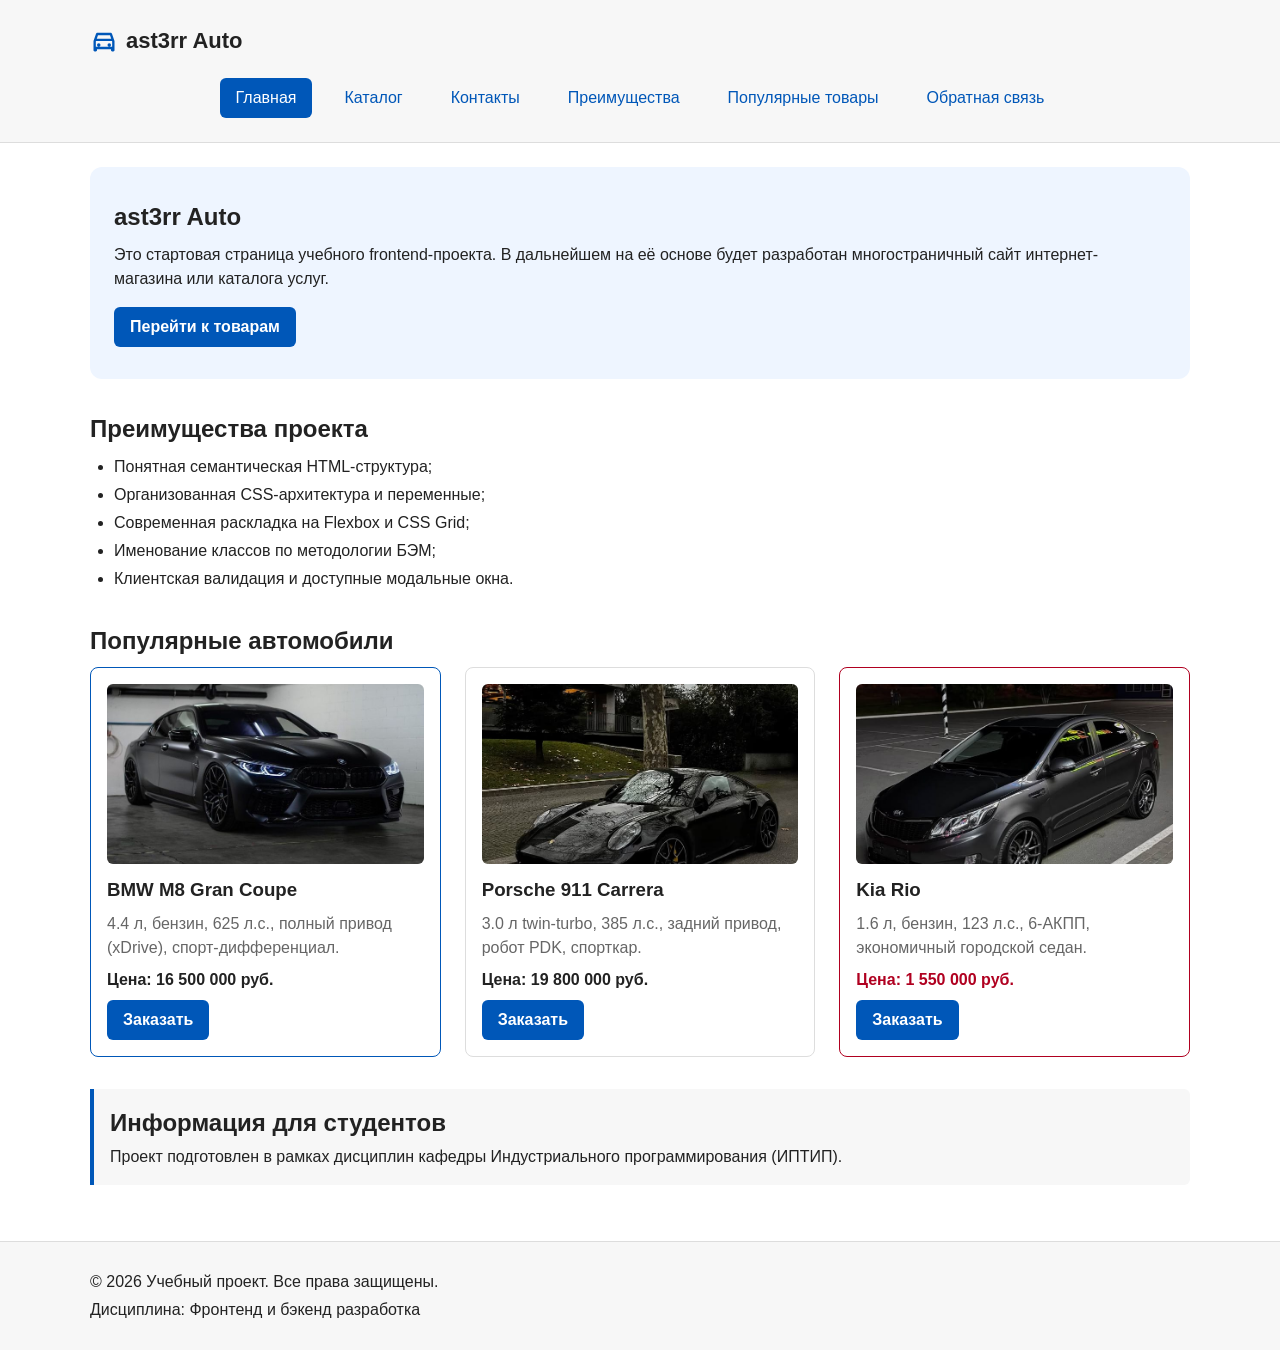
<file: index.html>
<!-- строков -->

<!DOCTYPE html>
<html lang="ru">
<head>
  <meta charset="UTF-8">
  <meta name="viewport" content="width=device-width, initial-scale=1.0">
  <meta name="description" content="Главная страница учебного интернет-магазина ast3rr Auto.">
  <title>Главная — ast3rr Auto</title>
  <link rel="stylesheet" href="css/style.css">
  <script src="js/main.js" defer></script>
</head>
<body>
  <header class="site-header">
    <div class="site-header__inner">
      <a class="site-header__logo" href="index.html" aria-label="ast3rr Auto"><svg class="site-header__logo-icon" viewBox="0 0 24 24" aria-hidden="true"><path d="M18.92 6.01C18.72 5.42 18.16 5 17.5 5h-11c-.66 0-1.21.42-1.42 1.01L3 12v8c0 .55.45 1 1 1h1c.55 0 1-.45 1-1v-1h12v1c0 .55.45 1 1 1h1c.55 0 1-.45 1-1v-8l-2.08-5.99zM6.85 7h10.29l1.04 3H5.81l1.04-3zM19 17H5v-4.66l.12-.34h13.77l.11.34V17zM7.5 14a1.5 1.5 0 1 0 0 3 1.5 1.5 0 0 0 0-3zm9 0a1.5 1.5 0 1 0 0 3 1.5 1.5 0 0 0 0-3z"/></svg><span>ast3rr Auto</span></a>
      <nav class="site-nav" aria-label="Основная навигация">
        <ul class="site-nav__list">
          <li class="site-nav__item"><a class="site-nav__link site-nav__link--active" href="index.html">Главная</a></li>
          <li class="site-nav__item"><a class="site-nav__link" href="catalog.html">Каталог</a></li>
          <li class="site-nav__item"><a class="site-nav__link" href="contacts.html">Контакты</a></li>
          <li class="site-nav__item"><a class="site-nav__link" href="index.html#advantages">Преимущества</a></li>
          <li class="site-nav__item"><a class="site-nav__link" href="index.html#popular">Популярные товары</a></li>
          <li class="site-nav__item"><a class="site-nav__link" href="index.html#contacts">Обратная связь</a></li>
        </ul>
      </nav>
    </div>
  </header>

  <main>
    <section class="hero">
      <h1 class="hero__title">ast3rr Auto</h1>
      <p class="hero__text">
        Это стартовая страница учебного frontend-проекта. В дальнейшем на её основе
        будет разработан многостраничный сайт интернет-магазина или каталога услуг.
      </p>
      <a class="button button--primary" href="#popular">Перейти к товарам</a>
    </section>

    <section class="section" id="advantages">
      <h2 class="section__title">Преимущества проекта</h2>
      <ul class="advantages-list">
        <li>Понятная семантическая HTML-структура;</li>
        <li>Организованная CSS-архитектура и переменные;</li>
        <li>Современная раскладка на Flexbox и CSS Grid;</li>
        <li>Именование классов по методологии БЭМ;</li>
        <li>Клиентская валидация и доступные модальные окна.</li>
      </ul>
    </section>

    <section class="section" id="popular">
      <h2 class="section__title">Популярные автомобили</h2>
      <div class="products-grid">
        <article class="product-card product-card--featured">
          <img class="product-card__image" src="images/bmw-m8.jpg" alt="BMW M8 Gran Coupe" loading="lazy">
          <h3 class="product-card__title">BMW M8 Gran Coupe</h3>
          <p class="product-card__description">4.4 л, бензин, 625 л.с., полный привод (xDrive), спорт-дифференциал.</p>
          <p class="product-card__price">Цена: 16 500 000 руб.</p>
          <button class="button button--primary product-card__button" type="button" data-product="BMW M8 Gran Coupe">
            Заказать
          </button>
        </article>

        <article class="product-card">
          <img class="product-card__image" src="images/porsche-911.jpg" alt="Porsche 911 Carrera" loading="lazy">
          <h3 class="product-card__title">Porsche 911 Carrera</h3>
          <p class="product-card__description">3.0 л twin-turbo, 385 л.с., задний привод, робот PDK, спорткар.</p>
          <p class="product-card__price">Цена: 19 800 000 руб.</p>
          <button class="button button--primary product-card__button" type="button" data-product="Porsche 911 Carrera">
            Заказать
          </button>
        </article>

        <article class="product-card product-card--discount">
          <img class="product-card__image" src="images/kia-rio.jpg" alt="Kia Rio" loading="lazy">
          <h3 class="product-card__title">Kia Rio</h3>
          <p class="product-card__description">1.6 л, бензин, 123 л.с., 6-АКПП, экономичный городской седан.</p>
          <p class="product-card__price">Цена: 1 550 000 руб.</p>
          <button class="button button--primary product-card__button" type="button" data-product="Kia Rio">
            Заказать
          </button>
        </article>
      </div>
    </section>

    <aside class="aside-info">
      <h2 class="aside-info__title">Информация для студентов</h2>
      <p class="aside-info__text">
        Проект подготовлен в рамках дисциплин кафедры Индустриального программирования (ИПТИП).
      </p>
    </aside>
  </main>

  <dialog class="order-dialog" id="order-dialog" aria-labelledby="order-dialog-title">
    <h2 class="order-dialog__title" id="order-dialog-title">Оформление заявки</h2>
    <form class="order-form" id="order-form" action="#" method="post" novalidate>
      <input id="selected-product" name="selected-product" type="hidden">
      <div class="order-form__field">
        <label class="order-form__label" for="order-name">Имя</label>
        <input class="order-form__input" id="order-name" name="name" type="text" placeholder="Введите ваше имя" minlength="2" autocomplete="given-name" required>
      </div>
      <div class="order-form__field">
        <label class="order-form__label" for="order-email">E-mail</label>
        <input class="order-form__input" id="order-email" name="email" type="email" placeholder="example@mail.ru" autocomplete="email" required>
      </div>
      <div class="order-form__field">
        <label class="order-form__label" for="order-phone">Телефон</label>
        <input class="order-form__input" id="order-phone" name="phone" type="tel" inputmode="tel" placeholder="+7 (900) 000-00-00" pattern="^\+7 \(\d{3}\) \d{3}-\d{2}-\d{2}$" required>
        <small class="order-form__hint">Формат: +7 (900) 000-00-00</small>
      </div>
      <div class="order-form__field">
        <label class="order-form__label" for="order-date">Дата связи</label>
        <input class="order-form__input" id="order-date" name="date" type="date">
      </div>
      <div class="order-form__field">
        <label class="order-form__label" for="order-topic">Тема заявки</label>
        <select class="order-form__select" id="order-topic" name="topic" required>
          <option value="">Выберите тему</option>
          <option value="product">Заказ товара</option>
          <option value="consultation">Консультация</option>
          <option value="delivery">Доставка</option>
        </select>
      </div>
      <div class="order-form__field">
        <label class="order-form__label" for="order-comment">Комментарий</label>
        <textarea class="order-form__textarea" id="order-comment" name="comment" rows="4" placeholder="Укажите дополнительную информацию"></textarea>
      </div>
      <div class="order-form__field order-form__field--checkbox">
        <label class="order-form__checkbox-label">
          <input class="order-form__checkbox" id="order-agreement" name="agreement" type="checkbox" required>
          Я согласен на обработку персональных данных
        </label>
      </div>
      <div class="order-form__actions">
        <button class="button button--secondary" type="button" id="close-order-dialog">Закрыть</button>
        <button class="button button--primary" type="submit">Отправить заявку</button>
      </div>
    </form>
  </dialog>

  <p class="success-message" id="success-message" hidden>Форма успешно отправлена!</p>

  <footer class="site-footer" id="contacts">
    <div class="site-footer__inner">
      <p>&copy; 2026 Учебный проект. Все права защищены.</p>
      <p>Дисциплина: Фронтенд и бэкенд разработка</p>
    </div>
  </footer>
</body>
</html>
</file>
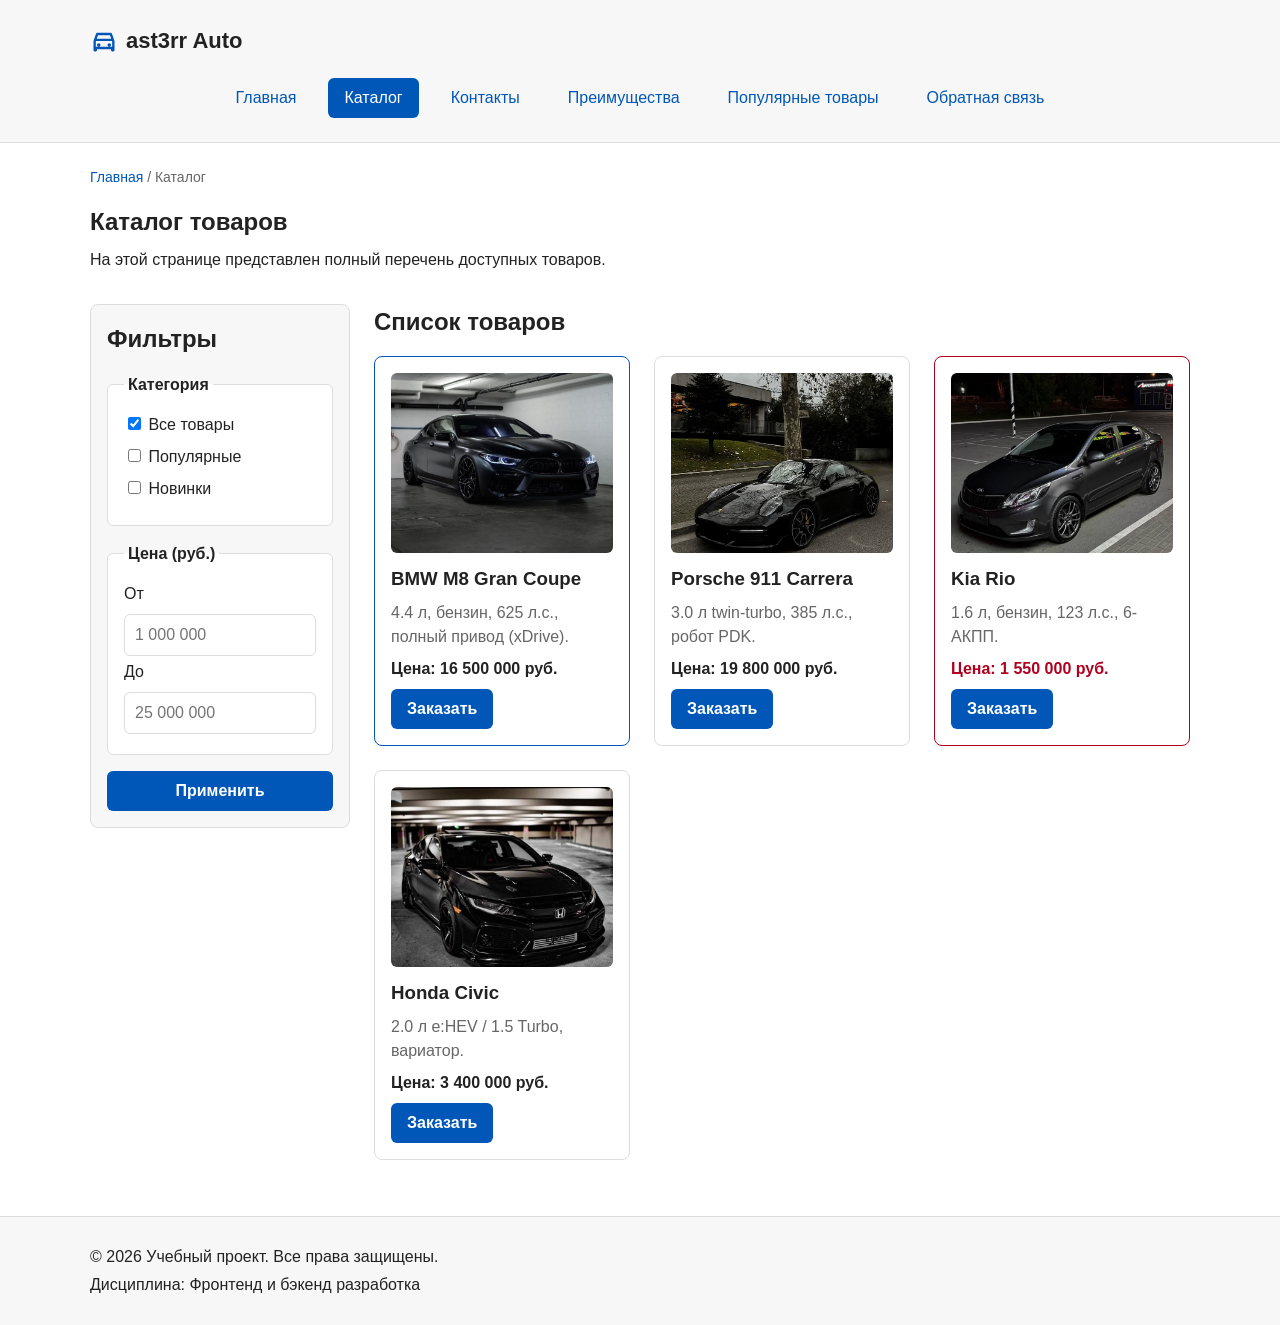
<file: catalog.html>
<!-- строков -->

<!DOCTYPE html>
<html lang="ru">
<head>
  <meta charset="UTF-8">
  <meta name="viewport" content="width=device-width, initial-scale=1.0">
  <meta name="description" content="Каталог товаров учебного интернет-магазина ast3rr Auto.">
  <title>Каталог товаров — ast3rr Auto</title>
  <link rel="stylesheet" href="css/style.css">
  <script src="js/main.js" defer></script>
</head>
<body>
  <header class="site-header">
    <div class="site-header__inner">
      <a class="site-header__logo" href="index.html" aria-label="ast3rr Auto"><svg class="site-header__logo-icon" viewBox="0 0 24 24" aria-hidden="true"><path d="M18.92 6.01C18.72 5.42 18.16 5 17.5 5h-11c-.66 0-1.21.42-1.42 1.01L3 12v8c0 .55.45 1 1 1h1c.55 0 1-.45 1-1v-1h12v1c0 .55.45 1 1 1h1c.55 0 1-.45 1-1v-8l-2.08-5.99zM6.85 7h10.29l1.04 3H5.81l1.04-3zM19 17H5v-4.66l.12-.34h13.77l.11.34V17zM7.5 14a1.5 1.5 0 1 0 0 3 1.5 1.5 0 0 0 0-3zm9 0a1.5 1.5 0 1 0 0 3 1.5 1.5 0 0 0 0-3z"/></svg><span>ast3rr Auto</span></a>
      <nav class="site-nav" aria-label="Основная навигация">
        <ul class="site-nav__list">
          <li class="site-nav__item"><a class="site-nav__link" href="index.html">Главная</a></li>
          <li class="site-nav__item"><a class="site-nav__link site-nav__link--active" href="catalog.html">Каталог</a></li>
          <li class="site-nav__item"><a class="site-nav__link" href="contacts.html">Контакты</a></li>
          <li class="site-nav__item"><a class="site-nav__link" href="index.html#advantages">Преимущества</a></li>
          <li class="site-nav__item"><a class="site-nav__link" href="index.html#popular">Популярные товары</a></li>
          <li class="site-nav__item"><a class="site-nav__link" href="index.html#contacts">Обратная связь</a></li>
        </ul>
      </nav>
    </div>
  </header>

  <main>
    <nav class="breadcrumbs" aria-label="Хлебные крошки">
      <a class="breadcrumbs__link" href="index.html">Главная</a>
      <span class="breadcrumbs__current">Каталог</span>
    </nav>

    <section class="section">
      <h1 class="section__title">Каталог товаров</h1>
      <p class="section__description">На этой странице представлен полный перечень доступных товаров.</p>
    </section>

    <section class="catalog-layout">
      <aside class="catalog-filters">
        <h2 class="catalog-filters__title">Фильтры</h2>
        <form class="filters-form" action="#" method="get">
          <fieldset class="filters-form__group">
            <legend class="filters-form__legend">Категория</legend>
            <label class="filters-form__label"><input type="checkbox" name="category" value="all" checked> Все товары</label>
            <label class="filters-form__label"><input type="checkbox" name="category" value="popular"> Популярные</label>
            <label class="filters-form__label"><input type="checkbox" name="category" value="new"> Новинки</label>
          </fieldset>
        <fieldset class="filters-form__group">
            <legend class="filters-form__legend">Цена (руб.)</legend>
            <label class="filters-form__label" for="price-from">От</label>
            <input class="filters-form__input" id="price-from" name="price-from" type="number" min="0" placeholder="1 000 000">
            <label class="filters-form__label" for="price-to">До</label>
            <input class="filters-form__input" id="price-to" name="price-to" type="number" min="0" placeholder="25 000 000">
          </fieldset>
          <button class="button button--primary" type="submit">Применить</button>
        </form>
      </aside>

      <section class="catalog-products">
        <h2 class="catalog-products__title">Список товаров</h2>
        <div class="products-grid">
          <article class="product-card product-card--featured">
            <img class="product-card__image" src="images/bmw-m8.jpg" alt="BMW M8 Gran Coupe" loading="lazy">
            <h3 class="product-card__title">BMW M8 Gran Coupe</h3>
            <p class="product-card__description">4.4 л, бензин, 625 л.с., полный привод (xDrive).</p>
            <p class="product-card__price">Цена: 16 500 000 руб.</p>
            <button class="button button--primary product-card__button" type="button" data-product="BMW M8 Gran Coupe">
              Заказать
            </button>
          </article>

          <article class="product-card">
            <img class="product-card__image" src="images/porsche-911.jpg" alt="Porsche 911 Carrera" loading="lazy">
            <h3 class="product-card__title">Porsche 911 Carrera</h3>
            <p class="product-card__description">3.0 л twin-turbo, 385 л.с., робот PDK.</p>
            <p class="product-card__price">Цена: 19 800 000 руб.</p>
            <button class="button button--primary product-card__button" type="button" data-product="Porsche 911 Carrera">
              Заказать
            </button>
          </article>

          <article class="product-card product-card--discount">
            <img class="product-card__image" src="images/kia-rio.jpg" alt="Kia Rio" loading="lazy">
            <h3 class="product-card__title">Kia Rio</h3>
            <p class="product-card__description">1.6 л, бензин, 123 л.с., 6-АКПП.</p>
            <p class="product-card__price">Цена: 1 550 000 руб.</p>
            <button class="button button--primary product-card__button" type="button" data-product="Kia Rio">
              Заказать
            </button>
          </article>

          <article class="product-card">
            <img class="product-card__image" src="images/honda-civic.jpg" alt="Honda Civic" loading="lazy">
            <h3 class="product-card__title">Honda Civic</h3>
            <p class="product-card__description">2.0 л e:HEV / 1.5 Turbo, вариатор.</p>
            <p class="product-card__price">Цена: 3 400 000 руб.</p>
            <button class="button button--primary product-card__button" type="button" data-product="Honda Civic">
              Заказать
            </button>
          </article>
        </div>
      </section>
    </section>
  </main>

  <dialog class="order-dialog" id="order-dialog" aria-labelledby="order-dialog-title">
    <h2 class="order-dialog__title" id="order-dialog-title">Оформление заявки</h2>
    <form class="order-form" id="order-form" action="#" method="post" novalidate>
      <input id="selected-product" name="selected-product" type="hidden">
      <div class="order-form__field">
        <label class="order-form__label" for="order-name">Имя</label>
        <input class="order-form__input" id="order-name" name="name" type="text" placeholder="Введите ваше имя" minlength="2" autocomplete="given-name" required>
      </div>
      <div class="order-form__field">
        <label class="order-form__label" for="order-email">E-mail</label>
        <input class="order-form__input" id="order-email" name="email" type="email" placeholder="example@mail.ru" autocomplete="email" required>
      </div>
      <div class="order-form__field">
        <label class="order-form__label" for="order-phone">Телефон</label>
        <input class="order-form__input" id="order-phone" name="phone" type="tel" inputmode="tel" placeholder="+7 (900) 000-00-00" pattern="^\+7 \(\d{3}\) \d{3}-\d{2}-\d{2}$" required>
        <small class="order-form__hint">Формат: +7 (900) 000-00-00</small>
      </div>
      <div class="order-form__field">
        <label class="order-form__label" for="order-date">Дата связи</label>
        <input class="order-form__input" id="order-date" name="date" type="date">
      </div>
      <div class="order-form__field">
        <label class="order-form__label" for="order-topic">Тема заявки</label>
        <select class="order-form__select" id="order-topic" name="topic" required>
          <option value="">Выберите тему</option>
          <option value="product" selected>Заказ товара</option>
          <option value="consultation">Консультация</option>
          <option value="delivery">Доставка</option>
        </select>
      </div>
      <div class="order-form__field">
        <label class="order-form__label" for="order-comment">Комментарий</label>
        <textarea class="order-form__textarea" id="order-comment" name="comment" rows="4" placeholder="Укажите дополнительную информацию"></textarea>
      </div>
      <div class="order-form__field order-form__field--checkbox">
        <label class="order-form__checkbox-label">
          <input class="order-form__checkbox" id="order-agreement" name="agreement" type="checkbox" required>
          Я согласен на обработку персональных данных
        </label>
      </div>
      <div class="order-form__actions">
        <button class="button button--secondary" type="button" id="close-order-dialog">Закрыть</button>
        <button class="button button--primary" type="submit">Отправить заявку</button>
      </div>
    </form>
  </dialog>

  <p class="success-message" id="success-message" hidden>Форма успешно отправлена!</p>

  <footer class="site-footer">
    <div class="site-footer__inner">
      <p>&copy; 2026 Учебный проект. Все права защищены.</p>
      <p>Дисциплина: Фронтенд и бэкенд разработка</p>
    </div>
  </footer>
</body>
</html>
</file>
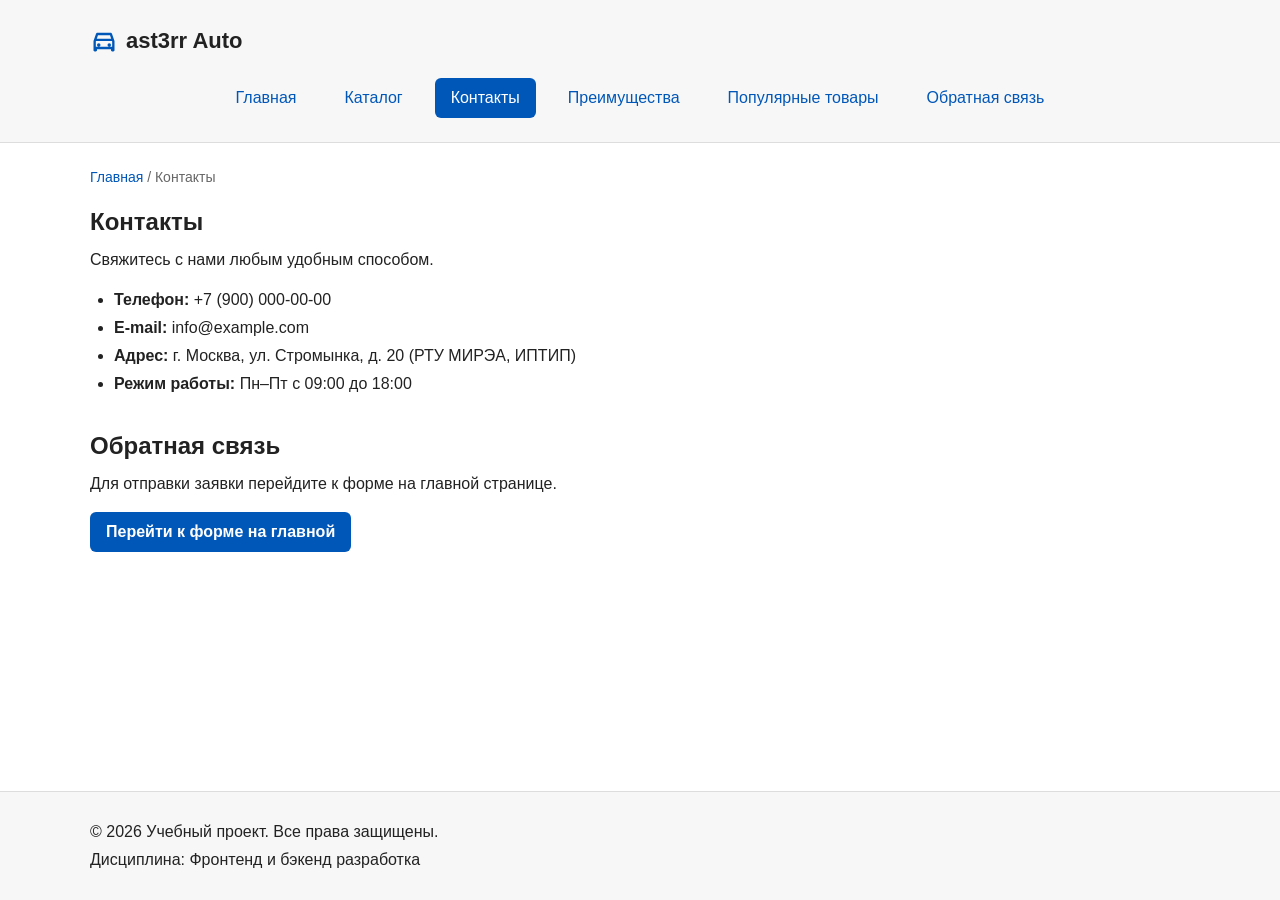
<file: contacts.html>
<!-- строков -->

<!DOCTYPE html>
<html lang="ru">
<head>
  <meta charset="UTF-8">
  <meta name="viewport" content="width=device-width, initial-scale=1.0">
  <meta name="description" content="Контактная информация и каналы обратной связи учебного интернет-магазина.">
  <title>Контакты — ast3rr Auto</title>
  <link rel="stylesheet" href="css/style.css">
  <script src="js/main.js" defer></script>
</head>
<body>
  <header class="site-header">
    <div class="site-header__inner">
      <a class="site-header__logo" href="index.html" aria-label="ast3rr Auto"><svg class="site-header__logo-icon" viewBox="0 0 24 24" aria-hidden="true"><path d="M18.92 6.01C18.72 5.42 18.16 5 17.5 5h-11c-.66 0-1.21.42-1.42 1.01L3 12v8c0 .55.45 1 1 1h1c.55 0 1-.45 1-1v-1h12v1c0 .55.45 1 1 1h1c.55 0 1-.45 1-1v-8l-2.08-5.99zM6.85 7h10.29l1.04 3H5.81l1.04-3zM19 17H5v-4.66l.12-.34h13.77l.11.34V17zM7.5 14a1.5 1.5 0 1 0 0 3 1.5 1.5 0 0 0 0-3zm9 0a1.5 1.5 0 1 0 0 3 1.5 1.5 0 0 0 0-3z"/></svg><span>ast3rr Auto</span></a>
      <nav class="site-nav" aria-label="Основная навигация">
        <ul class="site-nav__list">
          <li class="site-nav__item"><a class="site-nav__link" href="index.html">Главная</a></li>
          <li class="site-nav__item"><a class="site-nav__link" href="catalog.html">Каталог</a></li>
          <li class="site-nav__item"><a class="site-nav__link site-nav__link--active" href="contacts.html">Контакты</a></li>
          <li class="site-nav__item"><a class="site-nav__link" href="index.html#advantages">Преимущества</a></li>
          <li class="site-nav__item"><a class="site-nav__link" href="index.html#popular">Популярные товары</a></li>
          <li class="site-nav__item"><a class="site-nav__link" href="index.html#contacts">Обратная связь</a></li>
        </ul>
      </nav>
    </div>
  </header>

  <main>
    <nav class="breadcrumbs" aria-label="Хлебные крошки">
      <a class="breadcrumbs__link" href="index.html">Главная</a>
      <span class="breadcrumbs__current">Контакты</span>
    </nav>

    <section class="section">
      <h1 class="section__title">Контакты</h1>
      <p class="section__description">Свяжитесь с нами любым удобным способом.</p>
      <ul class="contacts-list">
        <li><strong>Телефон:</strong> +7 (900) 000-00-00</li>
        <li><strong>E-mail:</strong> info@example.com</li>
        <li><strong>Адрес:</strong> г. Москва, ул. Стромынка, д. 20 (РТУ МИРЭА, ИПТИП)</li>
        <li><strong>Режим работы:</strong> Пн–Пт с 09:00 до 18:00</li>
      </ul>
    </section>

    <section class="section" id="feedback">
      <h2 class="section__title">Обратная связь</h2>
      <p class="section__description">Для отправки заявки перейдите к форме на главной странице.</p>
      <a class="button button--primary" href="index.html#contacts">Перейти к форме на главной</a>
    </section>
  </main>

  <footer class="site-footer">
    <div class="site-footer__inner">
      <p>&copy; 2026 Учебный проект. Все права защищены.</p>
      <p>Дисциплина: Фронтенд и бэкенд разработка</p>
    </div>
  </footer>
</body>
</html>
</file>
<file: css/style.css>
:root {
  --color-bg: #ffffff;
  --color-text: #222222;
  --color-muted: #666666;
  --color-primary: #0057b8;
  --color-primary-dark: #003f86;
  --color-border: #dddddd;
  --color-surface: #f7f7f7;
  --color-surface-accent: #eef5ff;
  --color-danger: #b00020;
  --color-success: #168a2f;
  --color-success-bg: #eefaf0;
  --color-white: #ffffff;

  --space-xs: 4px;
  --space-sm: 8px;
  --space-md: 16px;
  --space-lg: 24px;
  --space-xl: 32px;

  --radius-sm: 6px;
  --radius-md: 8px;
  --radius-lg: 12px;

  --container-width: 1100px;
}

* {
  box-sizing: border-box;
}

html {
  scroll-behavior: smooth;
}

body {
  margin: 0;
  font-family: Arial, sans-serif;
  line-height: 1.5;
  color: var(--color-text);
  background-color: var(--color-bg);
}

header,
main,
footer {
  padding: var(--space-lg);
}

:target {
  outline: 2px dashed var(--color-primary);
  outline-offset: 4px;
}

a {
  color: var(--color-primary);
}

a:hover {
  color: var(--color-primary-dark);
}

a:focus-visible {
  outline: 2px solid var(--color-primary);
  outline-offset: 3px;
}

.button {
  display: inline-block;
  padding: var(--space-sm) var(--space-md);
  border: none;
  border-radius: var(--radius-sm);
  font: inherit;
  font-weight: 600;
  text-decoration: none;
  cursor: pointer;
  transition: background-color 0.2s ease, color 0.2s ease, border-color 0.2s ease;
}

.button--primary {
  color: var(--color-white);
  background-color: var(--color-primary);
}

.button--primary:hover {
  background-color: var(--color-primary-dark);
  color: var(--color-white);
}

.button--secondary {
  color: var(--color-primary);
  background-color: transparent;
  border: 1px solid var(--color-primary);
}

.button--secondary:hover {
  background-color: var(--color-primary);
  color: var(--color-white);
}

.button:focus-visible {
  outline: 2px solid var(--color-primary);
  outline-offset: 3px;
}

.button:disabled,
.button--disabled {
  opacity: 0.6;
  cursor: not-allowed;
}

.breadcrumbs {
  max-width: var(--container-width);
  margin: 0 auto var(--space-md);
  font-size: 14px;
  color: var(--color-muted);
}

.breadcrumbs__link {
  color: var(--color-primary);
  text-decoration: none;
}

.breadcrumbs__link:hover {
  text-decoration: underline;
}

.breadcrumbs__current::before {
  content: " / ";
  color: var(--color-muted);
}

.site-header {
  background-color: var(--color-surface);
  border-bottom: 1px solid var(--color-border);
}

.site-header__inner {
  max-width: var(--container-width);
  margin: 0 auto;
}

.site-header__logo {
  font-size: 20px;
  font-weight: 700;
  color: var(--color-text);
  text-decoration: none;
}

.site-nav__list {
  display: flex;
  flex-wrap: wrap;
  justify-content: center;
  align-items: center;
  gap: var(--space-md);
  padding: 0;
  margin: var(--space-md) 0 0;
  list-style: none;
}

.site-nav__link {
  display: inline-block;
  padding: var(--space-sm) var(--space-md);
  color: var(--color-primary);
  text-decoration: none;
  border-radius: var(--radius-sm);
}

.site-nav__link:hover {
  color: var(--color-white);
  background-color: var(--color-primary);
}

.site-nav__link:focus-visible {
  outline: 2px solid var(--color-primary);
  outline-offset: 3px;
}

.site-nav__link--active {
  color: var(--color-white);
  background-color: var(--color-primary);
}

.hero {
  max-width: var(--container-width);
  margin: 0 auto var(--space-xl);
  padding: var(--space-xl) var(--space-lg);
  background-color: var(--color-surface-accent);
  border-radius: var(--radius-lg);
}

.hero__title {
  margin-top: 0;
  margin-bottom: var(--space-sm);
}

.hero__text {
  margin-top: 0;
  margin-bottom: var(--space-md);
}

.section {
  max-width: var(--container-width);
  margin: 0 auto var(--space-xl);
}

.section__title {
  margin-top: 0;
  margin-bottom: var(--space-sm);
}

.section__description {
  margin-top: 0;
  margin-bottom: var(--space-md);
}

.advantages-list,
.contacts-list {
  padding-left: var(--space-lg);
  margin: 0 0 var(--space-md);
}

.advantages-list li,
.contacts-list li {
  margin-bottom: var(--space-xs);
}

.products-grid {
  display: grid;
  grid-template-columns: repeat(3, 1fr);
  gap: var(--space-lg);
}

.product-card {
  display: flex;
  flex-direction: column;
  gap: var(--space-sm);
  padding: var(--space-md);
  border: 1px solid var(--color-border);
  border-radius: var(--radius-md);
  background-color: var(--color-bg);
  transition: border-color 0.2s ease, box-shadow 0.2s ease;
}

.product-card:hover {
  border-color: var(--color-primary);
  box-shadow: 0 4px 12px rgba(0, 0, 0, 0.05);
}

.product-card--featured {
  border-color: var(--color-primary);
}

.product-card--discount {
  border-color: var(--color-danger);
}

.product-card__title {
  margin: 0;
  color: var(--color-text);
}

.product-card__description {
  margin: 0;
  color: var(--color-muted);
}

.product-card__price {
  margin: 0;
  font-weight: 700;
}

.product-card--discount .product-card__price {
  color: var(--color-danger);
}

.product-card__button {
  margin-top: auto;
  align-self: flex-start;
}

.catalog-layout {
  max-width: var(--container-width);
  margin: 0 auto var(--space-xl);
  display: grid;
  grid-template-columns: 260px 1fr;
  grid-template-areas: "filters products";
  gap: var(--space-lg);
}

.catalog-filters {
  grid-area: filters;
  padding: var(--space-md);
  border: 1px solid var(--color-border);
  border-radius: var(--radius-md);
  background-color: var(--color-surface);
  height: fit-content;
}

.catalog-filters__title {
  margin-top: 0;
  margin-bottom: var(--space-md);
}

.catalog-products {
  grid-area: products;
}

.catalog-products__title {
  margin-top: 0;
  margin-bottom: var(--space-md);
}

.filters-form {
  display: grid;
  gap: var(--space-md);
}

.filters-form__group {
  margin: 0;
  padding: var(--space-md);
  border: 1px solid var(--color-border);
  border-radius: var(--radius-sm);
  background-color: var(--color-bg);
}

.filters-form__legend {
  padding: 0 var(--space-xs);
  font-weight: 700;
}

.filters-form__label {
  display: block;
  margin-bottom: var(--space-sm);
}

.filters-form__input {
  width: 100%;
  padding: 8px 10px;
  margin-bottom: var(--space-xs);
  border: 1px solid var(--color-border);
  border-radius: var(--radius-sm);
  font: inherit;
}

.aside-info {
  max-width: var(--container-width);
  margin: 0 auto var(--space-xl);
  padding: var(--space-md);
  border-left: 4px solid var(--color-primary);
  background-color: var(--color-surface);
  border-radius: 0 var(--radius-sm) var(--radius-sm) 0;
}

.aside-info__title {
  margin-top: 0;
  margin-bottom: var(--space-xs);
}

.aside-info__text {
  margin: 0;
}

.site-footer {
  background-color: var(--color-surface);
  border-top: 1px solid var(--color-border);
}

.site-footer__inner {
  max-width: var(--container-width);
  margin: 0 auto;
}

.site-footer__inner p {
  margin: var(--space-xs) 0;
}

.order-dialog {
  width: min(100% - 32px, 560px);
  padding: var(--space-lg);
  border: none;
  border-radius: var(--radius-lg);
  box-shadow: 0 10px 30px rgba(0, 0, 0, 0.2);
}

.order-dialog::backdrop {
  background-color: rgba(0, 0, 0, 0.5);
}

.order-dialog__title {
  margin-top: 0;
  margin-bottom: var(--space-md);
}

.order-form__field {
  margin-bottom: var(--space-md);
}

.order-form__label {
  display: block;
  margin-bottom: var(--space-xs);
  font-weight: 600;
}

.order-form__input,
.order-form__select,
.order-form__textarea {
  width: 100%;
  padding: 10px 12px;
  border: 1px solid var(--color-border);
  border-radius: var(--radius-sm);
  font: inherit;
  background-color: var(--color-bg);
  transition: border-color 0.2s ease;
}

.order-form__input:hover,
.order-form__select:hover,
.order-form__textarea:hover {
  border-color: var(--color-primary);
}

.order-form__input:focus-visible,
.order-form__select:focus-visible,
.order-form__textarea:focus-visible,
.order-form__actions button:focus-visible {
  outline: 2px solid var(--color-primary);
  outline-offset: 3px;
}

.order-form__field--checkbox {
  display: flex;
  align-items: center;
}

.order-form__checkbox-label {
  display: flex;
  align-items: center;
  gap: var(--space-sm);
  cursor: pointer;
}

.order-form__checkbox {
  width: auto;
  margin: 0;
}

.order-form__hint {
  display: block;
  margin-top: var(--space-xs);
  color: var(--color-muted);
}

[aria-invalid="true"] {
  border-color: var(--color-danger) !important;
}

.order-form__actions {
  display: flex;
  gap: var(--space-md);
  margin-top: var(--space-lg);
}

.success-message {
  max-width: var(--container-width);
  margin: var(--space-lg) auto;
  padding: var(--space-md);
  border-left: 4px solid var(--color-success);
  background-color: var(--color-success-bg);
  border-radius: 0 var(--radius-sm) var(--radius-sm) 0;
}

.product-card__image {
  width: 100%;
  height: 180px;
  object-fit: cover;
  border-radius: var(--radius-sm);
  margin-bottom: var(--space-xs);
}
/* Sticky footer */
body {
  min-height: 100vh;
  display: flex;
  flex-direction: column;
}

main {
  flex: 1;
}

.site-header__logo {
  display: inline-flex;
  align-items: center;
  gap: var(--space-sm);
  font-size: 22px;
  font-weight: 700;
  color: var(--color-text);
  text-decoration: none;
}

.site-header__logo-icon {
  width: 28px;
  height: 28px;
  fill: var(--color-primary);
  flex-shrink: 0;
}

/* Sticky footer */
body {
  min-height: 100vh;
  display: flex;
  flex-direction: column;
}

main {
  flex: 1;
}

.site-header__logo {
  display: inline-flex;
  align-items: center;
  gap: var(--space-sm);
  font-size: 22px;
  font-weight: 700;
  color: var(--color-text);
  text-decoration: none;
}

.site-header__logo-icon {
  width: 28px;
  height: 28px;
  fill: var(--color-primary);
  flex-shrink: 0;
}
</file>
